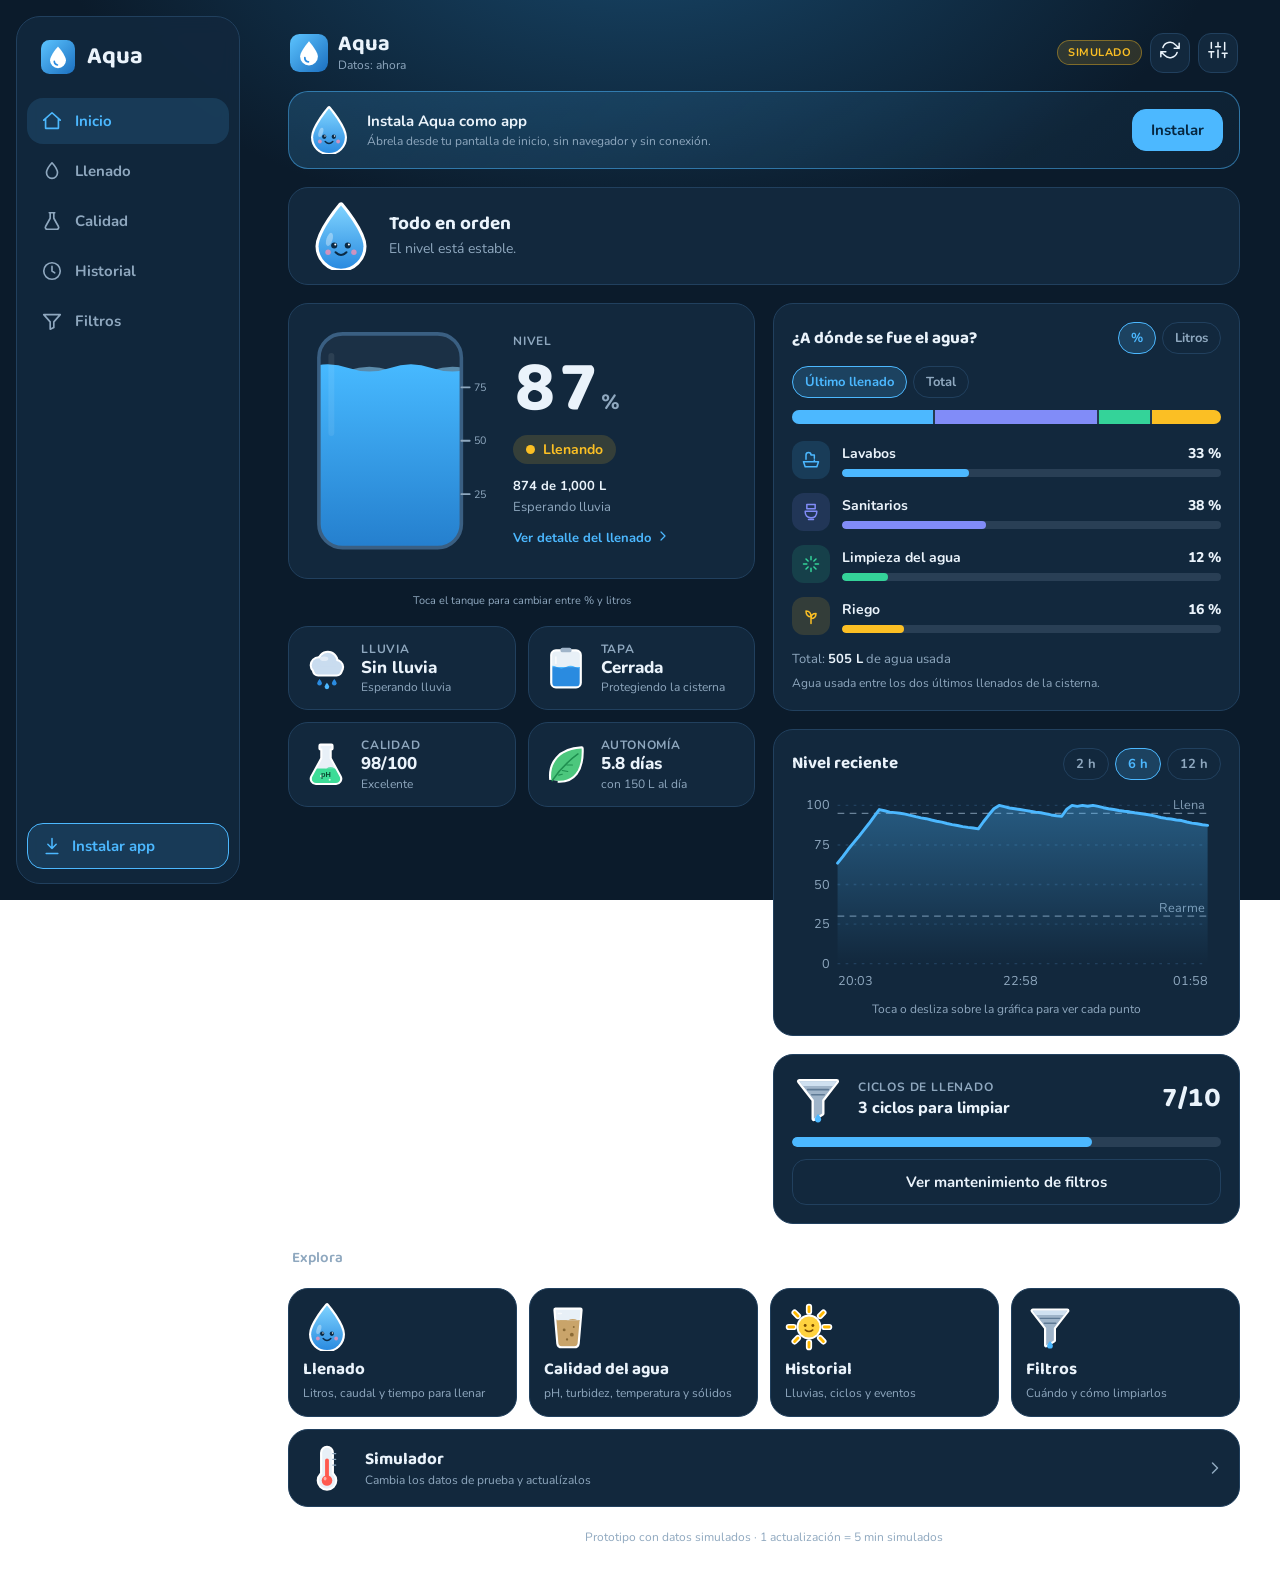
<file: index.html>
<!DOCTYPE html>
<html lang="es">
<head>
<meta charset="utf-8">
<meta name="viewport" content="width=device-width,initial-scale=1,viewport-fit=cover">
<meta name="theme-color" content="#0b1b2b">
<link rel="manifest" href="manifest.webmanifest">
<link rel="apple-touch-icon" href="assets/icons/icon-180.png">
<meta name="mobile-web-app-capable" content="yes">
<meta name="apple-mobile-web-app-capable" content="yes">
<meta name="apple-mobile-web-app-title" content="Aqua">
<meta name="apple-mobile-web-app-status-bar-style" content="black-translucent">
<title>Aqua · Mi cisterna</title>
<link rel="icon" href="assets/logo.svg" type="image/svg+xml">
<link rel="preconnect" href="https://fonts.googleapis.com">
<link rel="preconnect" href="https://fonts.gstatic.com" crossorigin>
<link rel="stylesheet" href="https://fonts.googleapis.com/css2?family=Baloo+2:wght@600;700&family=Nunito:wght@400;600;700;800&display=swap">
<link rel="stylesheet" href="style/style.css">
</head>
<body data-base="" data-pagina="inicio">
<div class="app">

  <header class="top">
    <div class="marca">
      <img src="assets/logo.svg" alt="" width="38" height="38">
      <div><h1>Aqua</h1><small id="ultima">Cisterna inteligente</small></div>
    </div>
    <div class="acciones">
      <span class="pill-sim">Simulado</span>
      <button class="btn-ico" id="btnActualizar" aria-label="Actualizar datos simulados"><span data-ico="refresh"></span></button>
      <a class="btn-ico" href="pantallas/simulador.html" aria-label="Abrir simulador"><span data-ico="sliders"></span></a>
    </div>
  </header>

  <section class="card instalar-card" data-instalar-card hidden>
    <img class="sticker" src="assets/stickers/gotita-feliz.svg" alt="">
    <div><b>Instala Aqua como app</b><span>Ábrela desde tu pantalla de inicio, sin navegador y sin conexión.</span></div>
    <button class="btn primary" data-instalar>Instalar</button>
  </section>

  <section class="card saludo" id="saludo">
    <img class="sticker flota" id="mascota" src="assets/stickers/gotita-feliz.svg" alt="">
    <div><h2 id="saludoT">Hola</h2><p id="saludoS">Cargando datos…</p></div>
  </section>

  <a class="alerta" id="alerta" href="pantallas/filtros.html">
    <span data-ico="alerta"></span>
    <div><b>Es hora de limpiar los filtros</b><span id="alertaT"></span></div>
    <span class="ir" data-ico="derecha"></span>
  </a>

<div class="cols">
<div class="col">
  <section class="card main">
    <button class="tanque-btn" id="tanqueBtn" aria-label="Cambiar entre porcentaje y litros"><div id="tanque"></div></button>
    <div class="info">
      <div class="label">Nivel</div>
      <div class="pct"><span id="pctv">--</span><small id="pctu">%</small></div>
      <div class="pill" id="estado">Sin datos</div>
      <div class="meta">
        <b id="litros">--</b><br>
        <span id="llenaEn">--</span>
      </div>
      <a class="ver-mas" href="pantallas/llenado.html">Ver detalle del llenado <span data-ico="derecha"></span></a>
    </div>
  </section>
  <p class="sugerencia">Toca el tanque para cambiar entre % y litros</p>

  <section class="tiles">
    <a class="card tile" id="tLluvia" href="pantallas/historial.html">
      <img class="sticker" src="assets/stickers/nube-lluvia.svg" alt="">
      <span class="drops"><i></i><i></i><i></i></span>
      <div><div class="label">Lluvia</div><div class="v" id="vLluvia">--</div><div class="sub" id="sLluvia"></div></div>
    </a>
    <a class="card tile" id="tTapa" href="pantallas/historial.html">
      <img class="sticker" src="assets/stickers/tanque.svg" alt="">
      <div><div class="label">Tapa</div><div class="v" id="vTapa">--</div><div class="sub" id="sTapa"></div></div>
    </a>
    <a class="card tile" href="pantallas/calidad.html">
      <img class="sticker" src="assets/stickers/ph.svg" alt="">
      <div><div class="label">Calidad</div><div class="v" id="vCalidad">--</div><div class="sub" id="sCalidad"></div></div>
    </a>
    <a class="card tile" href="pantallas/llenado.html">
      <img class="sticker" src="assets/stickers/hoja.svg" alt="">
      <div><div class="label">Autonomía</div><div class="v" id="vAuton">--</div><div class="sub">con 150 L al día</div></div>
    </a>
  </section>

</div>
<div class="col">
  <section class="card" id="destinos">
    <div class="card-h">
      <h2>¿A dónde se fue el agua?</h2>
      <div class="chips" data-g="unidad"><button class="chip on" data-v="%">%</button><button class="chip" data-v="L">Litros</button></div>
    </div>
    <div class="chips" data-g="modo" style="margin-bottom:12px"><button class="chip on" data-v="ciclo">Último llenado</button><button class="chip" data-v="total">Total</button></div>
    <div class="d-lista"></div>
    <p class="nota d-nota"></p>
  </section>

  <section class="card">
    <div class="card-h">
      <h2>Nivel reciente</h2>
      <div class="chips" id="chipsRango">
        <button class="chip" data-n="24">2 h</button>
        <button class="chip on" data-n="72">6 h</button>
        <button class="chip" data-n="144">12 h</button>
      </div>
    </div>
    <div class="grafica" id="grafica"></div>
    <p class="pista">Toca o desliza sobre la gráfica para ver cada punto</p>
  </section>

  <section class="card filtro">
    <div class="fila">
      <img class="sticker" src="assets/stickers/filtro.svg" alt="">
      <div><div class="label">Ciclos de llenado</div><div class="v" id="filtroV">--</div></div>
      <div class="fc" id="fc">0/10</div>
    </div>
    <div class="bar"><i id="barf"></i></div>
    <a class="btn" href="pantallas/filtros.html">Ver mantenimiento de filtros</a>
  </section>

</div>
</div>

  <h2 class="sec">Explora</h2>
  <section class="explora">
    <a class="ex" href="pantallas/llenado.html"><img class="sticker" src="assets/stickers/gotita-feliz.svg" alt=""><b>Llenado</b><span>Litros, caudal y tiempo para llenar</span></a>
    <a class="ex" href="pantallas/calidad.html"><img class="sticker" src="assets/stickers/turbidez.svg" alt=""><b>Calidad del agua</b><span>pH, turbidez, temperatura y sólidos</span></a>
    <a class="ex" href="pantallas/historial.html"><img class="sticker" src="assets/stickers/sol.svg" alt=""><b>Historial</b><span>Lluvias, ciclos y eventos</span></a>
    <a class="ex" href="pantallas/filtros.html"><img class="sticker" src="assets/stickers/filtro.svg" alt=""><b>Filtros</b><span>Cuándo y cómo limpiarlos</span></a>
    <a class="ex ancho" href="pantallas/simulador.html">
      <img class="sticker" src="assets/stickers/termometro.svg" alt="" width="48" height="48">
      <div><b>Simulador</b><span>Cambia los datos de prueba y actualízalos</span></div>
      <span class="ir" data-ico="derecha"></span>
    </a>
  </section>

  <footer>Prototipo con datos simulados · 1 actualización = 5 min simulados</footer>
</div>

<script src="js/datos.js"></script>
<script src="js/comun.js"></script>
<script src="js/app.js"></script>
<script src="js/pwa.js"></script>
</body>
</html>
</file>
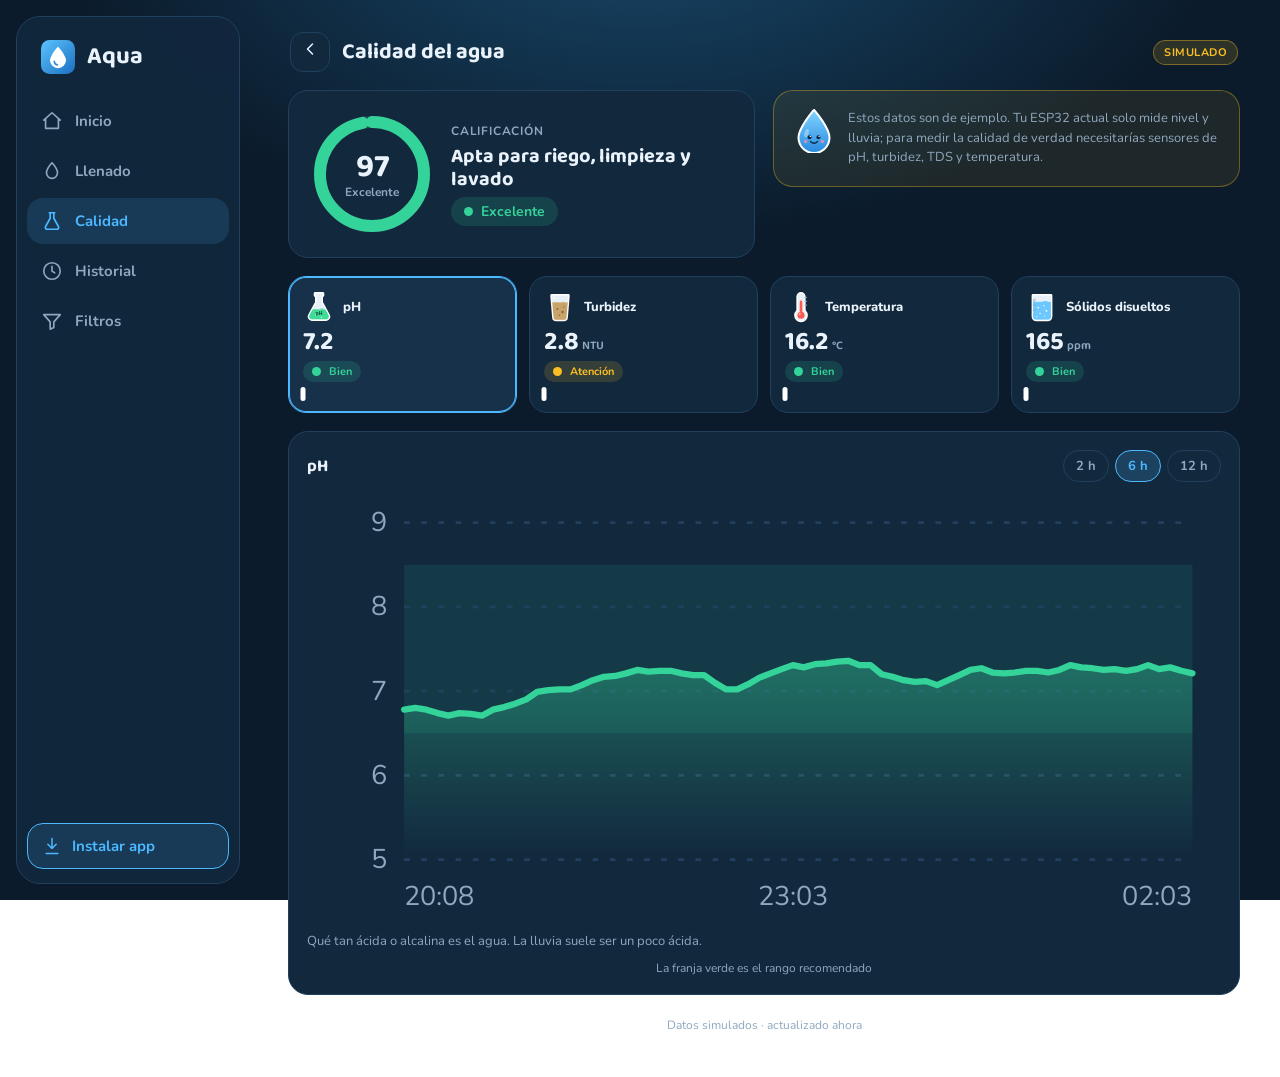
<file: pantallas/calidad.html>
<!DOCTYPE html>
<html lang="es">
<head>
<meta charset="utf-8">
<meta name="viewport" content="width=device-width,initial-scale=1,viewport-fit=cover">
<meta name="theme-color" content="#0b1b2b">
<link rel="manifest" href="../manifest.webmanifest">
<link rel="apple-touch-icon" href="../assets/icons/icon-180.png">
<meta name="mobile-web-app-capable" content="yes">
<meta name="apple-mobile-web-app-capable" content="yes">
<meta name="apple-mobile-web-app-title" content="Aqua">
<meta name="apple-mobile-web-app-status-bar-style" content="black-translucent">
<title>Aqua · Calidad del agua</title>
<link rel="icon" href="../assets/logo.svg" type="image/svg+xml">
<link rel="preconnect" href="https://fonts.googleapis.com">
<link rel="preconnect" href="https://fonts.gstatic.com" crossorigin>
<link rel="stylesheet" href="https://fonts.googleapis.com/css2?family=Baloo+2:wght@600;700&family=Nunito:wght@400;600;700;800&display=swap">
<link rel="stylesheet" href="../style/style.css">
<link rel="stylesheet" href="../style/pantallas.css">
</head>
<body data-base="../" data-pagina="calidad">
<div class="app dos">

  <header class="top">
    <div class="izq"><a class="atras" href="../index.html" aria-label="Volver al inicio"><span data-ico="atras"></span></a><h1>Calidad del agua</h1></div>
    <div class="acciones"><span class="pill-sim">Simulado</span><button class="btn-ico" data-instalar hidden aria-label="Instalar app"><span data-ico="descargar"></span></button></div>
  </header>

  <section class="card score mitad o1">
    <div class="anillo" id="anillo"></div>
    <div class="txt">
      <div class="label">Calificación</div>
      <h2 id="uso">--</h2>
      <span class="pill" id="scorePill">--</span>
    </div>
  </section>

  <section class="metricas o3" id="metricas"></section>

  <section class="card o4">
    <div class="card-h">
      <h2 id="grafTitulo">pH</h2>
      <div class="chips" id="chipsRango">
        <button class="chip" data-n="24">2 h</button>
        <button class="chip on" data-n="72">6 h</button>
        <button class="chip" data-n="144">12 h</button>
      </div>
    </div>
    <div class="grafica" id="grafica"></div>
    <p class="desc-m" id="descM"></p>
    <p class="pista">La franja verde es el rango recomendado</p>
  </section>

  <section class="card aviso-sim mitad o2">
    <img class="sticker" src="../assets/stickers/gotita-feliz.svg" alt="">
    <p class="nota">Estos datos son de ejemplo. Tu ESP32 actual solo mide nivel y lluvia; para medir la calidad de verdad necesitarías sensores de pH, turbidez, TDS y temperatura.</p>
  </section>

  <footer id="ultima">Prototipo con datos simulados</footer>
</div>

<script src="../js/datos.js"></script>
<script src="../js/comun.js"></script>
<script src="../js/calidad.js"></script>
<script src="../js/pwa.js"></script>
</body>
</html>
</file>
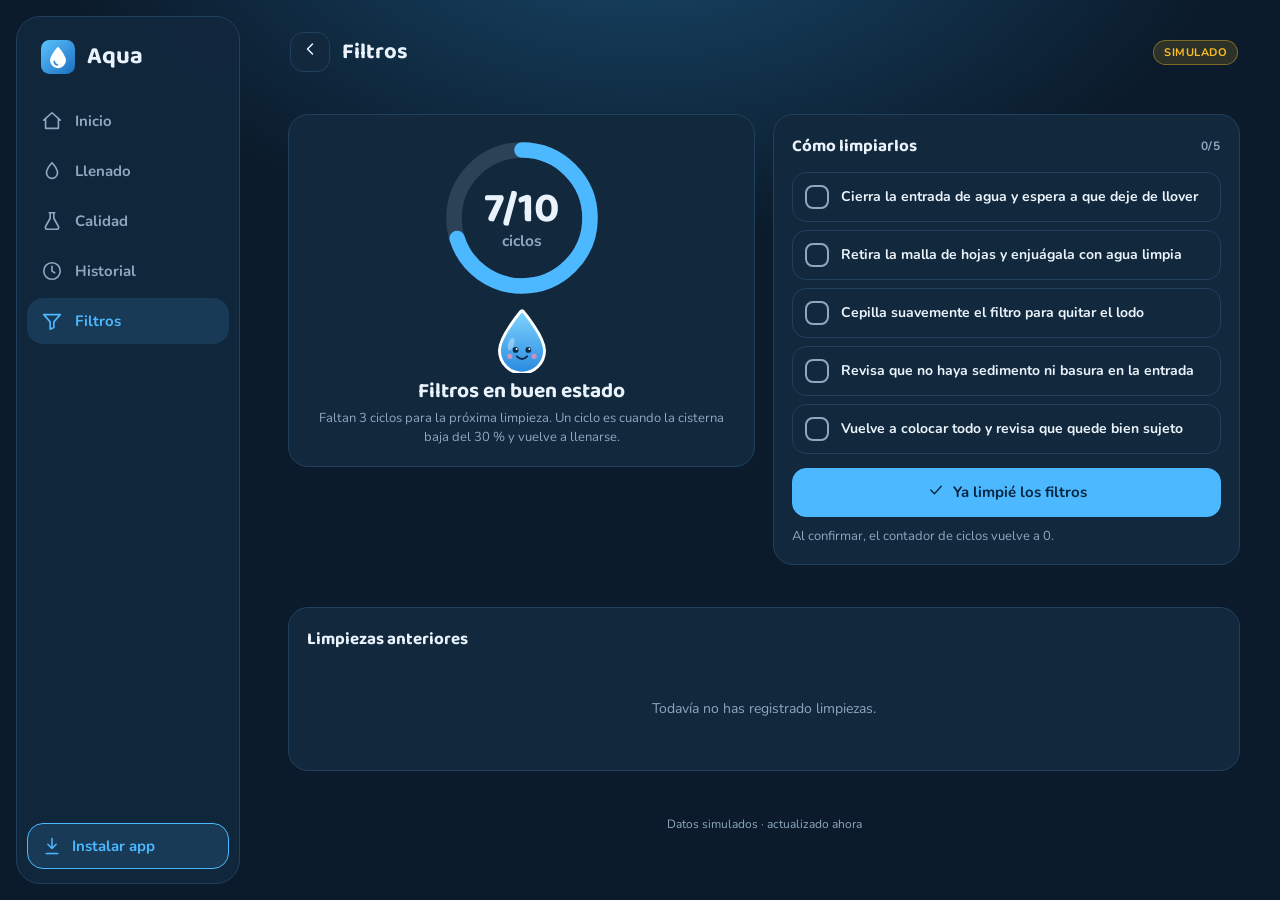
<file: pantallas/filtros.html>
<!DOCTYPE html>
<html lang="es">
<head>
<meta charset="utf-8">
<meta name="viewport" content="width=device-width,initial-scale=1,viewport-fit=cover">
<meta name="theme-color" content="#0b1b2b">
<link rel="manifest" href="../manifest.webmanifest">
<link rel="apple-touch-icon" href="../assets/icons/icon-180.png">
<meta name="mobile-web-app-capable" content="yes">
<meta name="apple-mobile-web-app-capable" content="yes">
<meta name="apple-mobile-web-app-title" content="Aqua">
<meta name="apple-mobile-web-app-status-bar-style" content="black-translucent">
<title>Aqua · Filtros</title>
<link rel="icon" href="../assets/logo.svg" type="image/svg+xml">
<link rel="preconnect" href="https://fonts.googleapis.com">
<link rel="preconnect" href="https://fonts.gstatic.com" crossorigin>
<link rel="stylesheet" href="https://fonts.googleapis.com/css2?family=Baloo+2:wght@600;700&family=Nunito:wght@400;600;700;800&display=swap">
<link rel="stylesheet" href="../style/style.css">
<link rel="stylesheet" href="../style/pantallas.css">
</head>
<body data-base="../" data-pagina="filtros">
<div class="app dos">

  <header class="top">
    <div class="izq"><a class="atras" href="../index.html" aria-label="Volver al inicio"><span data-ico="atras"></span></a><h1>Filtros</h1></div>
    <div class="acciones"><span class="pill-sim">Simulado</span><button class="btn-ico" data-instalar hidden aria-label="Instalar app"><span data-ico="descargar"></span></button></div>
  </header>

  <a class="alerta" id="alerta" href="#pasos">
    <span data-ico="alerta"></span>
    <div><b>Es hora de limpiar los filtros</b><span id="alertaT"></span></div>
  </a>

  <section class="card grande mitad">
    <div class="anillo" id="anillo"></div>
    <img class="sticker flota" id="mascota" src="../assets/stickers/gotita-feliz.svg" alt="" width="64" height="64">
    <h2 id="titulo">--</h2>
    <p class="nota" id="texto">--</p>
  </section>

  <section class="card mitad" id="pasos">
    <div class="card-h"><h2>Cómo limpiarlos</h2><span class="label" id="progPasos">0/5</span></div>
    <ul class="pasos" id="listaPasos"></ul>
    <div style="margin-top:14px">
      <button class="btn primary" id="btnLimpie"><span data-ico="check"></span>Ya limpié los filtros</button>
    </div>
    <p class="nota" style="margin-top:10px">Al confirmar, el contador de ciclos vuelve a 0.</p>
  </section>

  <section class="card">
    <div class="card-h"><h2>Limpiezas anteriores</h2></div>
    <ul class="linea" id="limpiezas"></ul>
  </section>

  <footer id="ultima">Prototipo con datos simulados</footer>
</div>

<script src="../js/datos.js"></script>
<script src="../js/comun.js"></script>
<script src="../js/filtros.js"></script>
<script src="../js/pwa.js"></script>
</body>
</html>
</file>
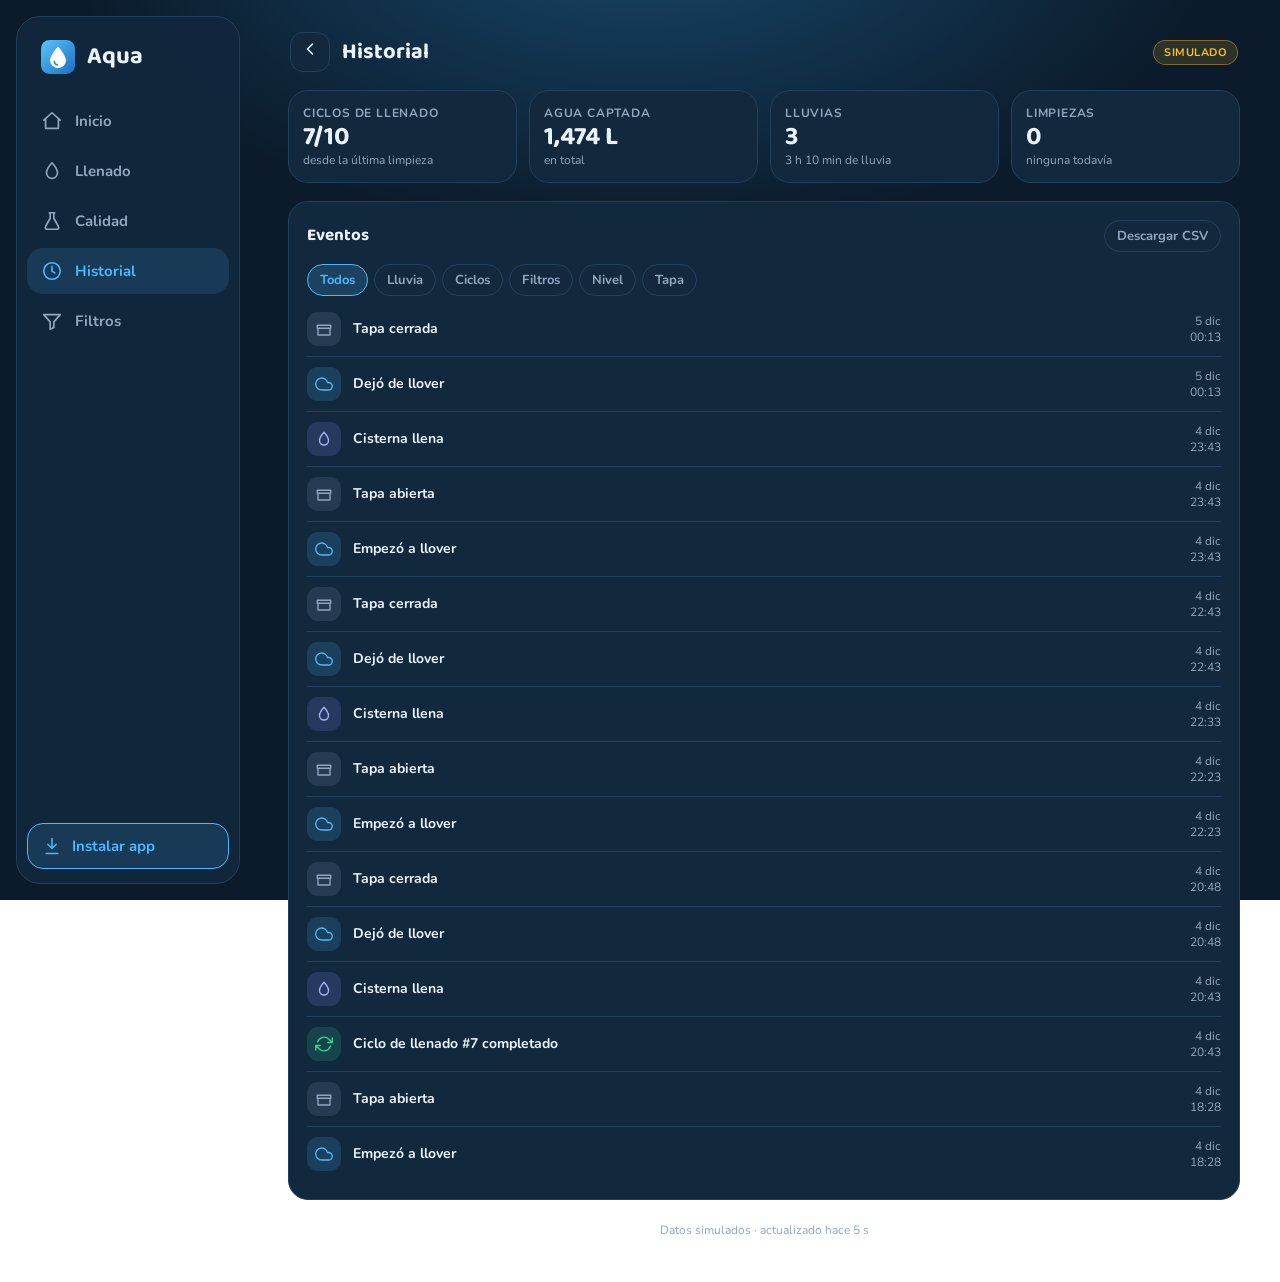
<file: pantallas/historial.html>
<!DOCTYPE html>
<html lang="es">
<head>
<meta charset="utf-8">
<meta name="viewport" content="width=device-width,initial-scale=1,viewport-fit=cover">
<meta name="theme-color" content="#0b1b2b">
<link rel="manifest" href="../manifest.webmanifest">
<link rel="apple-touch-icon" href="../assets/icons/icon-180.png">
<meta name="mobile-web-app-capable" content="yes">
<meta name="apple-mobile-web-app-capable" content="yes">
<meta name="apple-mobile-web-app-title" content="Aqua">
<meta name="apple-mobile-web-app-status-bar-style" content="black-translucent">
<title>Aqua · Historial</title>
<link rel="icon" href="../assets/logo.svg" type="image/svg+xml">
<link rel="preconnect" href="https://fonts.googleapis.com">
<link rel="preconnect" href="https://fonts.gstatic.com" crossorigin>
<link rel="stylesheet" href="https://fonts.googleapis.com/css2?family=Baloo+2:wght@600;700&family=Nunito:wght@400;600;700;800&display=swap">
<link rel="stylesheet" href="../style/style.css">
<link rel="stylesheet" href="../style/pantallas.css">
</head>
<body data-base="../" data-pagina="historial">
<div class="app">

  <header class="top">
    <div class="izq"><a class="atras" href="../index.html" aria-label="Volver al inicio"><span data-ico="atras"></span></a><h1>Historial</h1></div>
    <div class="acciones"><span class="pill-sim">Simulado</span><button class="btn-ico" data-instalar hidden aria-label="Instalar app"><span data-ico="descargar"></span></button></div>
  </header>

  <section class="resumen" id="resumen"></section>

  <section class="card">
    <div class="card-h">
      <h2>Eventos</h2>
      <button class="chip" id="btnCsv" aria-label="Descargar datos en CSV">Descargar CSV</button>
    </div>
    <div class="chips" id="filtros" style="margin-bottom:6px">
      <button class="chip on" data-cat="todos">Todos</button>
      <button class="chip" data-cat="lluvia">Lluvia</button>
      <button class="chip" data-cat="ciclo">Ciclos</button>
      <button class="chip" data-cat="filtros">Filtros</button>
      <button class="chip" data-cat="nivel">Nivel</button>
      <button class="chip" data-cat="tapa">Tapa</button>
    </div>
    <ul class="linea" id="linea"></ul>
  </section>

  <footer id="ultima">Prototipo con datos simulados</footer>
</div>

<script src="../js/datos.js"></script>
<script src="../js/comun.js"></script>
<script src="../js/historial.js"></script>
<script src="../js/pwa.js"></script>
</body>
</html>
</file>
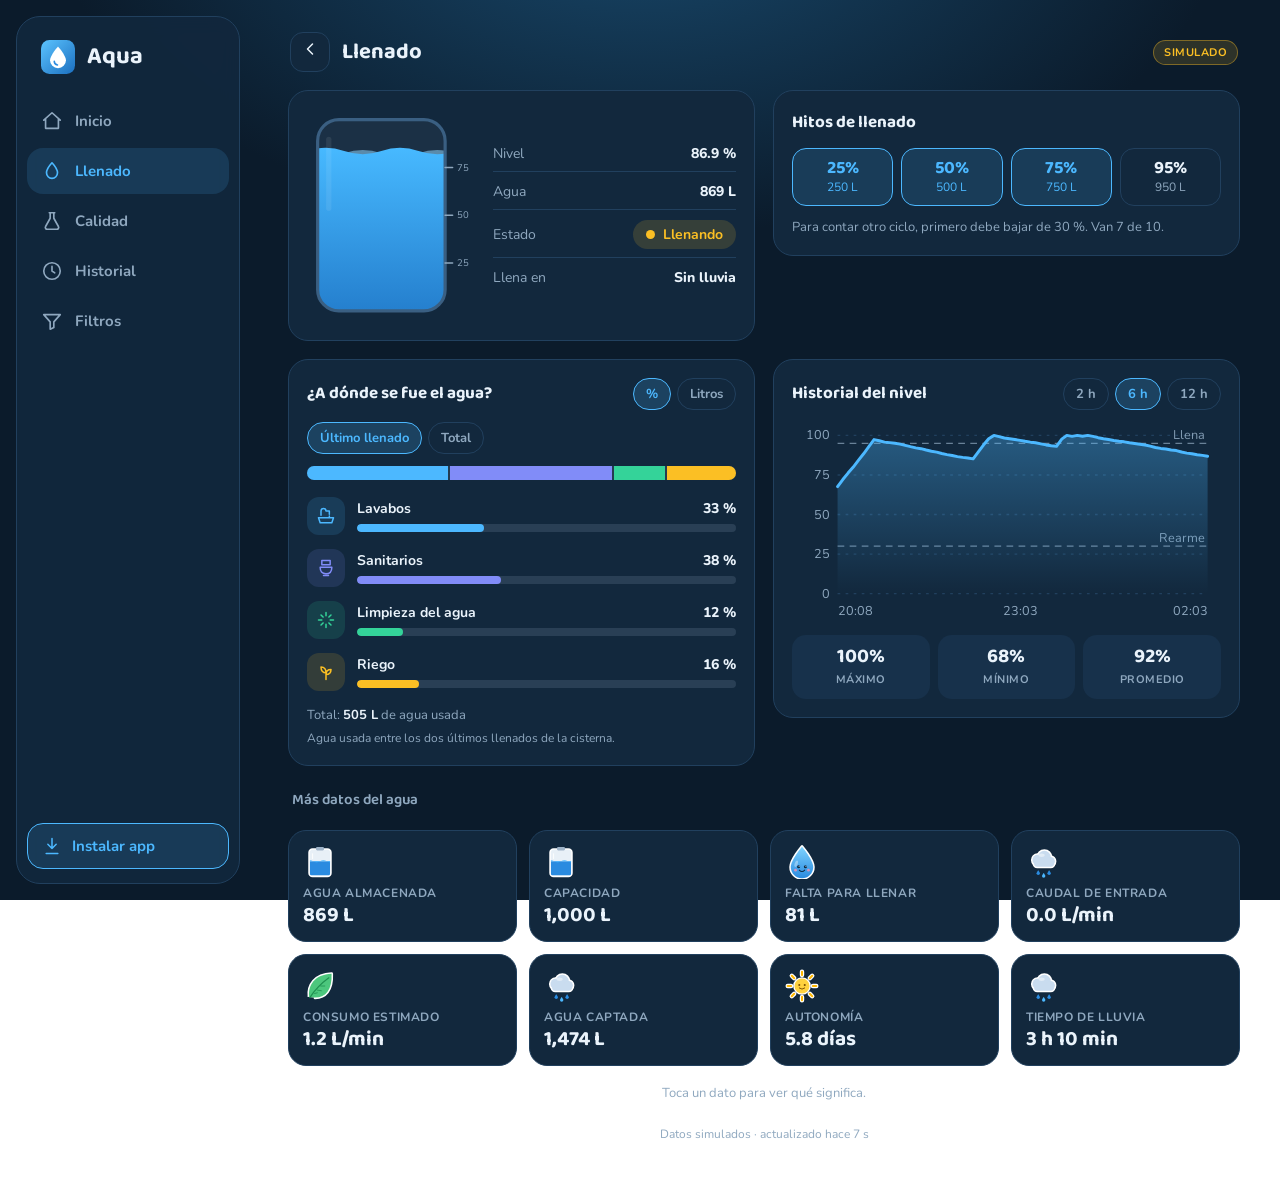
<file: pantallas/llenado.html>
<!DOCTYPE html>
<html lang="es">
<head>
<meta charset="utf-8">
<meta name="viewport" content="width=device-width,initial-scale=1,viewport-fit=cover">
<meta name="theme-color" content="#0b1b2b">
<link rel="manifest" href="../manifest.webmanifest">
<link rel="apple-touch-icon" href="../assets/icons/icon-180.png">
<meta name="mobile-web-app-capable" content="yes">
<meta name="apple-mobile-web-app-capable" content="yes">
<meta name="apple-mobile-web-app-title" content="Aqua">
<meta name="apple-mobile-web-app-status-bar-style" content="black-translucent">
<title>Aqua · Llenado</title>
<link rel="icon" href="../assets/logo.svg" type="image/svg+xml">
<link rel="preconnect" href="https://fonts.googleapis.com">
<link rel="preconnect" href="https://fonts.gstatic.com" crossorigin>
<link rel="stylesheet" href="https://fonts.googleapis.com/css2?family=Baloo+2:wght@600;700&family=Nunito:wght@400;600;700;800&display=swap">
<link rel="stylesheet" href="../style/style.css">
<link rel="stylesheet" href="../style/pantallas.css">
</head>
<body data-base="../" data-pagina="llenado">
<div class="app dos">

  <header class="top">
    <div class="izq"><a class="atras" href="../index.html" aria-label="Volver al inicio"><span data-ico="atras"></span></a><h1>Llenado</h1></div>
    <div class="acciones"><span class="pill-sim">Simulado</span><button class="btn-ico" data-instalar hidden aria-label="Instalar app"><span data-ico="descargar"></span></button></div>
  </header>

  <section class="card det mitad">
    <div class="tank" id="tanque"></div>
    <div class="lista">
      <div><span>Nivel</span><b id="dNivel">--</b></div>
      <div><span>Agua</span><b id="dLitros">--</b></div>
      <div><span>Estado</span><b><span class="pill" id="dEstado">--</span></b></div>
      <div><span>Llena en</span><b id="dLlena">--</b></div>
    </div>
  </section>

  <section class="card mitad">
    <div class="card-h"><h2>Hitos de llenado</h2></div>
    <div class="hitos" id="hitos"></div>
    <p class="nota ciclo-txt" id="cicloTxt"></p>
  </section>

  <section class="card mitad" id="destinos">
    <div class="card-h">
      <h2>¿A dónde se fue el agua?</h2>
      <div class="chips" data-g="unidad"><button class="chip on" data-v="%">%</button><button class="chip" data-v="L">Litros</button></div>
    </div>
    <div class="chips" data-g="modo" style="margin-bottom:12px"><button class="chip on" data-v="ciclo">Último llenado</button><button class="chip" data-v="total">Total</button></div>
    <div class="d-lista"></div>
    <p class="nota d-nota"></p>
  </section>


  <section class="card mitad">
    <div class="card-h">
      <h2>Historial del nivel</h2>
      <div class="chips" id="chipsRango">
        <button class="chip" data-n="24">2 h</button>
        <button class="chip on" data-n="72">6 h</button>
        <button class="chip" data-n="144">12 h</button>
      </div>
    </div>
    <div class="grafica" id="grafica"></div>
    <div class="res">
      <div><b id="rMax">--</b><span>Máximo</span></div>
      <div><b id="rMin">--</b><span>Mínimo</span></div>
      <div><b id="rProm">--</b><span>Promedio</span></div>
    </div>
  </section>

  <h2 class="sec">Más datos del agua</h2>
  <section class="stats" id="stats"></section>
  <p class="nota" style="text-align:center">Toca un dato para ver qué significa.</p>

  <footer id="ultima">Prototipo con datos simulados</footer>
</div>

<script src="../js/datos.js"></script>
<script src="../js/comun.js"></script>
<script src="../js/llenado.js"></script>
<script src="../js/pwa.js"></script>
</body>
</html>
</file>
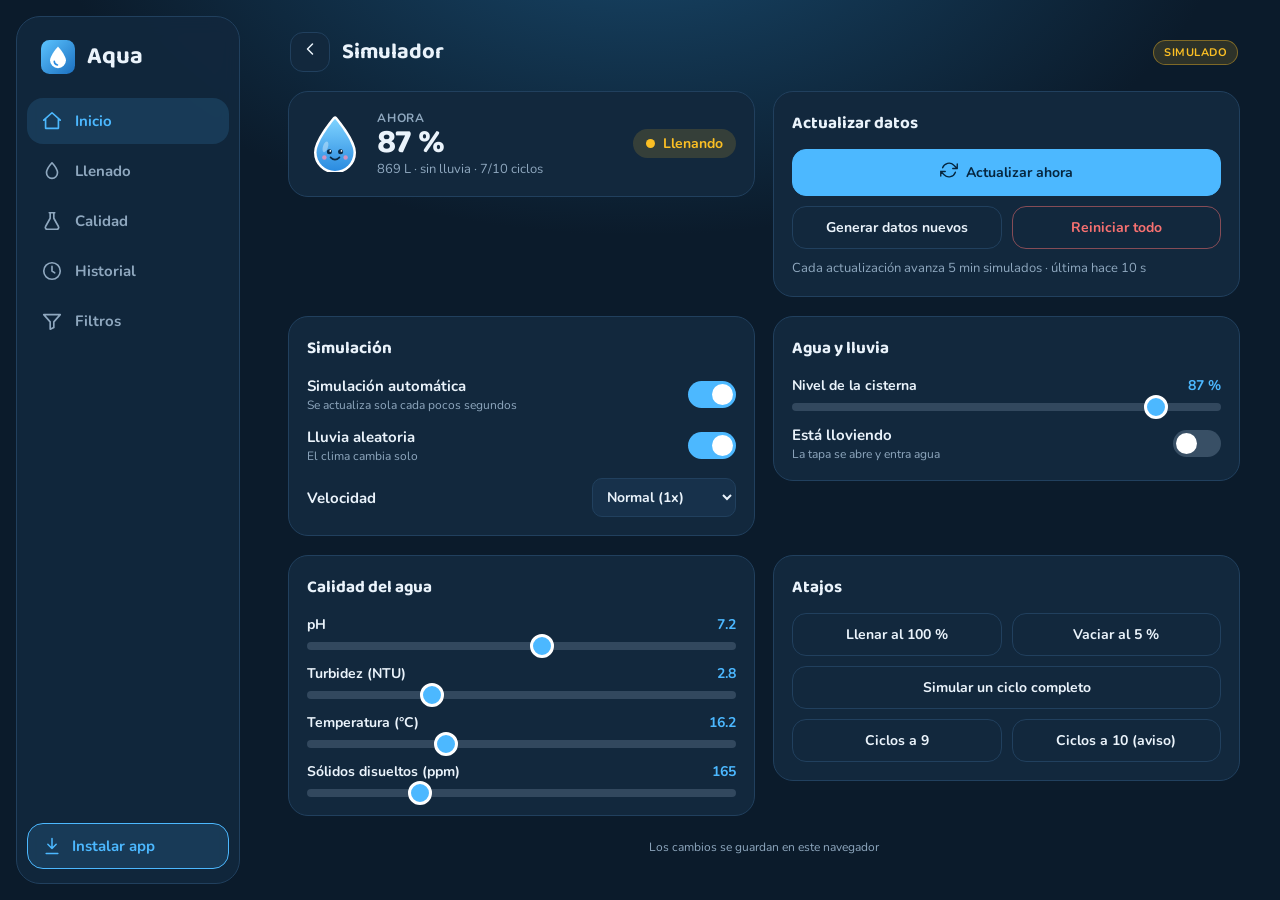
<file: pantallas/simulador.html>
<!DOCTYPE html>
<html lang="es">
<head>
<meta charset="utf-8">
<meta name="viewport" content="width=device-width,initial-scale=1,viewport-fit=cover">
<meta name="theme-color" content="#0b1b2b">
<link rel="manifest" href="../manifest.webmanifest">
<link rel="apple-touch-icon" href="../assets/icons/icon-180.png">
<meta name="mobile-web-app-capable" content="yes">
<meta name="apple-mobile-web-app-capable" content="yes">
<meta name="apple-mobile-web-app-title" content="Aqua">
<meta name="apple-mobile-web-app-status-bar-style" content="black-translucent">
<title>Aqua · Simulador</title>
<link rel="icon" href="../assets/logo.svg" type="image/svg+xml">
<link rel="preconnect" href="https://fonts.googleapis.com">
<link rel="preconnect" href="https://fonts.gstatic.com" crossorigin>
<link rel="stylesheet" href="https://fonts.googleapis.com/css2?family=Baloo+2:wght@600;700&family=Nunito:wght@400;600;700;800&display=swap">
<link rel="stylesheet" href="../style/style.css">
<link rel="stylesheet" href="../style/pantallas.css">
</head>
<body data-base="../" data-pagina="simulador">
<div class="app dos">

  <header class="top">
    <div class="izq"><a class="atras" href="../index.html" aria-label="Volver al inicio"><span data-ico="atras"></span></a><h1>Simulador</h1></div>
    <div class="acciones"><span class="pill-sim">Simulado</span><button class="btn-ico" data-instalar hidden aria-label="Instalar app"><span data-ico="descargar"></span></button></div>
  </header>

  <section class="card vivo mitad">
    <img class="sticker flota" id="mascota" src="../assets/stickers/gotita-feliz.svg" alt="">
    <div style="flex:1">
      <div class="label">Ahora</div>
      <div class="num" id="vNivel">--</div>
      <p id="vTexto">--</p>
    </div>
    <span class="pill" id="vEstado">--</span>
  </section>

  <section class="card mitad">
    <div class="card-h"><h2>Actualizar datos</h2></div>
    <div class="botones">
      <button class="btn primary ancho" id="btnAct"><span data-ico="refresh"></span>Actualizar ahora</button>
      <button class="btn" id="btnNuevos">Generar datos nuevos</button>
      <button class="btn peligro" id="btnReset">Reiniciar todo</button>
    </div>
    <p class="nota" style="margin-top:10px" id="ultima">Cada actualización avanza 5 minutos simulados.</p>
  </section>

  <section class="card ctl mitad">
    <div class="card-h" style="margin-bottom:0"><h2>Simulación</h2></div>
    <div class="fila-ctl">
      <div class="n">Simulación automática<small>Se actualiza sola cada pocos segundos</small></div>
      <label class="switch"><input type="checkbox" id="swAuto" aria-label="Simulación automática"><span></span></label>
    </div>
    <div class="fila-ctl">
      <div class="n">Lluvia aleatoria<small>El clima cambia solo</small></div>
      <label class="switch"><input type="checkbox" id="swClima" aria-label="Lluvia aleatoria"><span></span></label>
    </div>
    <div class="fila-ctl">
      <div class="n">Velocidad</div>
      <select class="sel" id="selVel" aria-label="Velocidad de la simulación">
        <option value="1">Normal (1x)</option>
        <option value="2">Rápida (2x)</option>
        <option value="5">Muy rápida (5x)</option>
        <option value="10">Turbo (10x)</option>
      </select>
    </div>
  </section>

  <section class="card ctl mitad">
    <div class="card-h" style="margin-bottom:0"><h2>Agua y lluvia</h2></div>
    <div class="deslizador">
      <div class="cab"><span>Nivel de la cisterna</span><output id="oNivel">0 %</output></div>
      <input class="rango" type="range" id="rNivel" min="0" max="100" step="1" aria-label="Nivel de la cisterna">
    </div>
    <div class="fila-ctl">
      <div class="n">Está lloviendo<small>La tapa se abre y entra agua</small></div>
      <label class="switch"><input type="checkbox" id="swLluvia" aria-label="Está lloviendo"><span></span></label>
    </div>
  </section>

  <section class="card ctl mitad">
    <div class="card-h" style="margin-bottom:0"><h2>Calidad del agua</h2></div>
    <div class="deslizador"><div class="cab"><span>pH</span><output id="oPh"></output></div>
      <input class="rango" type="range" id="rPh" min="5" max="9" step="0.1" aria-label="pH"></div>
    <div class="deslizador"><div class="cab"><span>Turbidez (NTU)</span><output id="oTurbidez"></output></div>
      <input class="rango" type="range" id="rTurbidez" min="0" max="10" step="0.1" aria-label="Turbidez"></div>
    <div class="deslizador"><div class="cab"><span>Temperatura (°C)</span><output id="oTemp"></output></div>
      <input class="rango" type="range" id="rTemp" min="5" max="40" step="0.5" aria-label="Temperatura"></div>
    <div class="deslizador"><div class="cab"><span>Sólidos disueltos (ppm)</span><output id="oTds"></output></div>
      <input class="rango" type="range" id="rTds" min="20" max="600" step="5" aria-label="Sólidos disueltos"></div>
  </section>

  <section class="card mitad">
    <div class="card-h"><h2>Atajos</h2></div>
    <div class="botones">
      <button class="btn" id="aLlenar">Llenar al 100 %</button>
      <button class="btn" id="aVaciar">Vaciar al 5 %</button>
      <button class="btn ancho" id="aCiclo">Simular un ciclo completo</button>
      <button class="btn" id="aCiclos9">Ciclos a 9</button>
      <button class="btn" id="aCiclos10">Ciclos a 10 (aviso)</button>
    </div>
  </section>

  <footer>Los cambios se guardan en este navegador</footer>
</div>

<script src="../js/datos.js"></script>
<script src="../js/comun.js"></script>
<script src="../js/simulador.js"></script>
<script src="../js/pwa.js"></script>
</body>
</html>
</file>
<file: style/style.css>
/* Aqua · estilos base (inicio y componentes compartidos) */
:root{
  --bg:#0b1b2b;--card:#12283d;--card2:#17314b;--line:#21405e;
  --text:#eaf3fb;--muted:#8fa8bf;
  --ok:#34d399;--warn:#fbbf24;--bad:#f87171;--azul:#4cb8ff;
}
*{box-sizing:border-box;margin:0;padding:0;-webkit-tap-highlight-color:transparent}
html{scroll-behavior:smooth}
body{
  font-family:'Nunito',system-ui,-apple-system,'Segoe UI',Roboto,sans-serif;
  background:radial-gradient(900px 500px at 50% -10%,#18486b 0%,var(--bg) 65%) fixed;
  color:var(--text);min-height:100vh;padding:18px 16px 110px;display:flex;justify-content:center;
}
h1,h2,h3,.num{font-family:'Baloo 2','Nunito',system-ui,sans-serif;font-weight:700}
a{color:inherit;text-decoration:none}
button{font-family:inherit;color:inherit}
img{display:block}
.app{width:100%;max-width:480px;display:flex;flex-direction:column;gap:14px}

/* ---- cabecera ---- */
.top{display:flex;justify-content:space-between;align-items:center;gap:10px;padding:0 2px}
.top h1{font-size:22px;line-height:1.1}
.marca{display:flex;align-items:center;gap:10px}
.marca small{display:block;font-size:12px;color:var(--muted);margin-top:1px}
.acciones{display:flex;align-items:center;gap:8px}
.pill-sim{font-size:11px;font-weight:700;letter-spacing:.5px;text-transform:uppercase;color:var(--warn);background:rgba(251,191,36,.14);border:1px solid rgba(251,191,36,.4);border-radius:999px;padding:4px 10px}
.btn-ico,.atras{width:40px;height:40px;border-radius:13px;display:grid;place-items:center;background:var(--card);border:1px solid var(--line);cursor:pointer;transition:.15s}
.btn-ico:hover,.atras:hover{border-color:var(--azul)}
.btn-ico:active,.atras:active{transform:scale(.94)}
.btn-ico svg,.atras svg{width:20px;height:20px}
.btn-ico.gira svg{animation:gira .7s ease}
@keyframes gira{to{transform:rotate(360deg)}}
.top .izq{display:flex;align-items:center;gap:12px}

/* ---- tarjetas ---- */
.card{background:var(--card);border:1px solid var(--line);border-radius:20px;padding:18px}
.card h2{font-size:17px}
.card-h{display:flex;justify-content:space-between;align-items:center;gap:10px;margin-bottom:12px}
.label{font-size:12px;color:var(--muted);text-transform:uppercase;letter-spacing:.8px;font-weight:700}
.sec{font-size:15px;color:var(--muted);font-weight:600;padding:4px 4px 0}
.nota{font-size:13px;color:var(--muted);line-height:1.5}
.vacio{color:var(--muted);font-size:14px;text-align:center;padding:24px 0}

/* ---- saludo con mascota ---- */
.saludo{display:flex;align-items:center;gap:14px;padding:14px 18px}
.saludo .sticker{width:68px;height:68px;flex:0 0 68px}
.saludo h2{font-size:19px;line-height:1.15}
.saludo p{font-size:14px;color:var(--muted);margin-top:3px}

.sticker{display:block;flex:0 0 auto}
.flota{animation:flota 3.4s ease-in-out infinite}
@keyframes flota{0%,100%{transform:translateY(0)}50%{transform:translateY(-5px)}}

/* ---- alerta de filtros ---- */
.alerta{display:none;align-items:center;gap:12px;padding:14px 16px;border-radius:18px;background:rgba(251,191,36,.14);border:1px solid rgba(251,191,36,.55);color:var(--warn)}
.alerta.on{display:flex}
.alerta svg{width:28px;height:28px;flex:0 0 28px}
.alerta b{display:block;font-size:15px;color:var(--text)}
.alerta span{font-size:13px}
.alerta .ir{margin-left:auto;width:20px;height:20px}

/* ---- tarjeta principal ---- */
.main{display:flex;align-items:center;gap:16px}
.tanque-btn{flex:0 0 150px;background:none;border:0;cursor:pointer;border-radius:16px;padding:0}
.tanque-btn svg{width:100%;height:auto;display:block}
.tanque-btn:active{transform:scale(.98)}
.main .info{flex:1;min-width:0}
.pct{font-family:'Baloo 2',sans-serif;font-size:62px;font-weight:700;line-height:1;margin:4px 0 10px;font-variant-numeric:tabular-nums}
.pct small{font-size:24px;font-weight:600;color:var(--muted);margin-left:2px}
.pill{display:inline-flex;align-items:center;gap:8px;padding:5px 13px;border-radius:999px;font-size:14px;font-weight:700;background:rgba(143,168,191,.15);color:var(--muted)}
.pill::before{content:"";width:9px;height:9px;border-radius:50%;background:currentColor}
.pill.empty,.pill.mal{background:rgba(248,113,113,.15);color:var(--bad)}
.pill.warn{background:rgba(251,191,36,.15);color:var(--warn)}
.pill.ok{background:rgba(52,211,153,.15);color:var(--ok)}
.meta{margin-top:12px;font-size:13px;color:var(--muted);line-height:1.6}
.meta b{color:var(--text);font-weight:700}
.ver-mas{display:inline-flex;align-items:center;gap:4px;margin-top:10px;font-size:13px;font-weight:700;color:var(--azul)}
.ver-mas svg{width:16px;height:16px}
.sugerencia{font-size:11px;color:var(--muted);text-align:center;margin-top:-4px}

/* tanque */
.agua{transition:transform 1.2s ease}
.ola1{animation:o1 3.2s linear infinite}
.ola2{animation:o2 5s linear infinite}
@keyframes o1{from{transform:translateX(0)}to{transform:translateX(-70px)}}
@keyframes o2{from{transform:translateX(-70px)}to{transform:translateX(0)}}
.burb{fill:#fff;opacity:0;animation:sube 4.5s ease-in infinite}
.burb.b2{animation-delay:1.4s;animation-duration:5.2s}
.burb.b3{animation-delay:2.6s;animation-duration:3.9s}
@keyframes sube{0%{transform:translateY(0);opacity:0}15%{opacity:.55}100%{transform:translateY(-55px);opacity:0}}

/* ---- tiles ---- */
.tiles{display:grid;grid-template-columns:1fr 1fr;gap:12px}
.tile{position:relative;display:flex;align-items:center;gap:12px;padding:14px;transition:.15s;overflow:hidden}
.tile:hover{border-color:var(--azul)}
.tile:active{transform:scale(.98)}
.tile .sticker{width:46px;height:46px;flex:0 0 46px}
.tile .v{font-size:17px;font-weight:800;margin-top:1px;line-height:1.15}
.tile .sub{font-size:12px;color:var(--muted);margin-top:2px}
.tile.on{border-color:rgba(76,184,255,.6)}
.drops{display:none;position:absolute;left:12px;top:46px;width:46px;height:20px;pointer-events:none}
.tile.on .drops{display:block}
.drops i{position:absolute;top:0;width:3px;height:9px;border-radius:3px;background:var(--azul);opacity:0;animation:llueve .9s linear infinite}
.drops i:nth-child(1){left:12px}
.drops i:nth-child(2){left:22px;animation-delay:.3s}
.drops i:nth-child(3){left:32px;animation-delay:.6s}
@keyframes llueve{0%{transform:translateY(-4px);opacity:0}30%{opacity:.9}100%{transform:translateY(14px);opacity:0}}

/* ---- chips ---- */
.chips{display:flex;gap:6px;flex-wrap:wrap}
.chip{border:1px solid var(--line);background:transparent;color:var(--muted);font-size:13px;font-weight:700;padding:6px 12px;border-radius:999px;cursor:pointer;transition:.15s}
.chip:hover{border-color:var(--azul);color:var(--text)}
.chip.on{background:rgba(76,184,255,.18);border-color:var(--azul);color:var(--azul)}

/* ---- botones ---- */
.btn{display:inline-flex;align-items:center;justify-content:center;gap:8px;width:100%;padding:12px 16px;border-radius:14px;border:1px solid var(--line);background:transparent;color:var(--text);font-size:15px;font-weight:700;cursor:pointer;transition:.15s}
.btn svg{width:18px;height:18px}
.btn:hover{border-color:var(--azul)}
.btn:active{transform:scale(.98)}
.btn.primary{background:var(--azul);border-color:var(--azul);color:#06263f}
.btn.primary:hover{filter:brightness(1.08)}
.btn.peligro{color:var(--bad);border-color:rgba(248,113,113,.5)}

/* ---- barra ---- */
.bar{height:10px;border-radius:6px;background:rgba(143,168,191,.18);margin:12px 0;overflow:hidden}
.bar i{display:block;height:100%;width:0;border-radius:6px;background:var(--azul);transition:width .6s,background .3s}
.bar i.full{background:var(--warn)}

/* ---- filtros (tarjeta de inicio) ---- */
.filtro .fila{display:flex;align-items:center;gap:14px}
.filtro .sticker{width:52px;height:52px;flex:0 0 52px}
.filtro .v{font-size:16px;font-weight:800;margin-top:2px}
.fc{margin-left:auto;font-family:'Baloo 2',sans-serif;font-size:28px;font-weight:700;font-variant-numeric:tabular-nums}

/* ---- explora ---- */
.explora{display:grid;grid-template-columns:1fr 1fr;gap:12px}
.ex{display:flex;flex-direction:column;gap:6px;padding:14px;min-height:128px;background:var(--card);border:1px solid var(--line);border-radius:20px;transition:.15s}
.ex:hover{border-color:var(--azul);transform:translateY(-2px)}
.ex:active{transform:scale(.98)}
.ex .sticker{width:48px;height:48px}
.ex b{font-family:'Baloo 2',sans-serif;font-size:17px;line-height:1.1;margin-top:4px}
.ex span{font-size:12px;color:var(--muted);line-height:1.35}
.ex.ancho{grid-column:1/-1;flex-direction:row;align-items:center;min-height:0;gap:14px}
.ex.ancho div{display:flex;flex-direction:column;gap:2px}
.ex.ancho .ir{margin-left:auto;width:20px;height:20px;color:var(--muted)}

footer{text-align:center;font-size:12px;color:var(--muted);padding:4px 0}

/* ---- gráfica ---- */
.grafica{position:relative;touch-action:pan-y;cursor:crosshair;user-select:none}
.grafica-svg{width:100%;height:auto;display:block}
.g-grid{stroke:var(--line);stroke-width:1;stroke-dasharray:2 4}
.g-eje{fill:var(--muted);font-size:9.5px;font-family:'Nunito',sans-serif}
.g-meta{stroke:#8fa8bf;stroke-width:1;stroke-dasharray:5 4;opacity:.7}
.g-txt{opacity:.9}
.g-zona{fill:rgba(52,211,153,.1)}
.g-marca line{stroke:#fff;stroke-opacity:.5;stroke-width:1}
.g-marca circle{stroke:#fff;stroke-width:2}
.g-tip{position:absolute;top:-4px;transform:translateX(-50%);background:#0b1b2b;border:1px solid var(--azul);border-radius:10px;padding:4px 10px;font-size:12px;pointer-events:none;display:flex;flex-direction:column;align-items:center;line-height:1.25;white-space:nowrap}
.g-tip b{font-size:14px}
.g-tip span{color:var(--muted);font-size:11px}
.g-tip[hidden]{display:none}
.pista{font-size:12px;color:var(--muted);text-align:center;margin-top:8px}

/* ---- anillo ---- */
.an-n{font-family:'Baloo 2',sans-serif;font-weight:700;font-size:30px;fill:var(--text)}
.an-s{font-size:11px;fill:var(--muted);font-family:'Nunito',sans-serif;font-weight:700}

/* ---- navegación inferior ---- */
.nav{position:fixed;left:0;right:0;bottom:0;display:flex;justify-content:center;padding:0 12px calc(10px + env(safe-area-inset-bottom));pointer-events:none;z-index:20}
.nav-in{pointer-events:auto;width:100%;max-width:480px;display:flex;background:rgba(18,40,61,.92);backdrop-filter:blur(10px);-webkit-backdrop-filter:blur(10px);border:1px solid var(--line);border-radius:22px;padding:6px}
.nav a{flex:1;display:flex;flex-direction:column;align-items:center;gap:2px;padding:8px 2px;border-radius:16px;color:var(--muted);font-size:11px;font-weight:700;transition:.15s}
.nav a svg{width:22px;height:22px}
.nav a.on{color:var(--azul);background:rgba(76,184,255,.14)}

/* ---- aviso ---- */
.toast{position:fixed;left:50%;bottom:92px;transform:translate(-50%,20px);background:#0b1b2b;border:1px solid var(--azul);color:var(--text);padding:10px 18px;border-radius:14px;font-size:14px;font-weight:700;opacity:0;pointer-events:none;transition:.25s;z-index:30;max-width:90vw;text-align:center}
.toast.on{opacity:1;transform:translate(-50%,0)}

@media (prefers-reduced-motion:reduce){
  *,*::before,*::after{animation-duration:.01ms!important;animation-iteration-count:1!important;transition-duration:.01ms!important}
}

/* ===== Destinos del agua ===== */
.apil{display:flex;gap:2px;height:14px;border-radius:8px;overflow:hidden;margin-bottom:10px;background:rgba(143,168,191,.15)}
.apil i{display:block;min-width:2px;transition:flex .6s}
.dest{display:flex;align-items:center;gap:12px;padding:7px 0}
.d-ico{width:38px;height:38px;flex:0 0 38px;border-radius:12px;display:grid;place-items:center}
.d-ico svg{width:20px;height:20px}
.d-c{flex:1;min-width:0}
.d-t{display:flex;justify-content:space-between;gap:8px;font-size:14px}
.d-t span{font-weight:800;font-variant-numeric:tabular-nums}
.dest .bar{margin:6px 0 0;height:8px}
.d-total{margin-top:8px}.d-total b{color:var(--text)}
.d-nota{margin-top:4px;font-size:12px}

/* ===== Instalar como app (PWA) ===== */
[hidden]{display:none!important}
.instalar-card{display:flex;align-items:center;gap:14px;padding:14px 16px;background:linear-gradient(135deg,rgba(76,184,255,.18),rgba(76,184,255,.04));border-color:rgba(76,184,255,.5)}
.instalar-card .sticker{width:48px;height:48px;flex:0 0 48px}
.instalar-card div{flex:1;min-width:0}
.instalar-card b{display:block;font-size:15px}
.instalar-card span{display:block;font-size:12px;color:var(--muted);line-height:1.35;margin-top:2px}
.instalar-card .btn{width:auto;flex:0 0 auto;padding:10px 18px}
.nav a.nav-marca,.nav-instalar{display:none}
.dlg{position:fixed;inset:0;z-index:50;display:grid;place-items:center;padding:16px;background:rgba(3,10,18,.72)}
.dlg-in{width:100%;max-width:420px;display:flex;flex-direction:column;gap:12px;background:var(--card);border:1px solid var(--line);border-radius:22px;padding:22px}
.dlg-in h2{font-size:20px}
.dlg-in ol{padding-left:20px;display:flex;flex-direction:column;gap:8px;font-size:14px;line-height:1.45}
.dlg-in ol b{color:var(--azul)}

/* ===== Adaptable: tablet ===== */
@media (min-width:700px){
  body{padding:28px 28px 120px}
  .app{max-width:760px;gap:18px}
  .tiles,.explora{grid-template-columns:repeat(4,1fr)}
  .ex.ancho{grid-column:1/-1}
  .tanque-btn{flex-basis:190px}
  .pct{font-size:72px}
  .nav-in{max-width:600px}
}
/* ===== Adaptable: computadora (menú lateral + dos columnas) ===== */
@media (min-width:1024px){
  body{padding:32px 40px 40px 288px}
  .app{max-width:1120px}
  .nav{top:0;right:auto;width:256px;padding:16px;justify-content:flex-start}
  .nav-in{max-width:none;height:100%;flex-direction:column;gap:4px;padding:14px 10px;border-radius:24px}
  .nav a{flex:none;flex-direction:row;gap:12px;padding:12px 14px;font-size:15px}
  .nav a.nav-marca{display:flex;padding:6px 14px 18px;font-family:'Baloo 2',sans-serif;font-size:24px;color:var(--text);background:none}
  .nav-instalar{display:flex;align-items:center;gap:10px;margin-top:auto;padding:12px 14px;border-radius:16px;border:1px solid var(--azul);background:rgba(76,184,255,.14);color:var(--azul);font-weight:700;font-size:15px;cursor:pointer}
  .nav-instalar svg{width:20px;height:20px}
  .top .btn-ico[data-instalar]{display:none}
  .toast{left:calc(50% + 124px);bottom:32px}
  .cols{display:grid;grid-template-columns:minmax(0,1fr) minmax(0,1fr);gap:18px;align-items:start}
  .tiles{grid-template-columns:1fr 1fr}
}
.cols{display:contents}
.col{display:flex;flex-direction:column;gap:14px}
@media (min-width:700px){.col{gap:18px}}
@media (min-width:1024px){.cols{display:grid}}
</file>
<file: style/pantallas.css>
/* Aqua · estilos de las pantallas (llenado, calidad, historial, filtros, simulador) */

/* ---- llenado ---- */
.det{display:flex;align-items:center;gap:16px}
.det .tank{flex:0 0 140px}
.det .tank svg{width:100%;height:auto;display:block}
.lista{flex:1;min-width:0;display:flex;flex-direction:column;gap:10px}
.lista div{display:flex;justify-content:space-between;align-items:baseline;gap:8px;border-bottom:1px solid var(--line);padding-bottom:8px;font-size:14px}
.lista div:last-child{border-bottom:0;padding-bottom:0}
.lista span{color:var(--muted)}
.lista b{font-weight:800;text-align:right}

.hitos{display:grid;grid-template-columns:repeat(4,1fr);gap:8px}
.hito{padding:10px 4px;border-radius:14px;border:1px solid var(--line);text-align:center;font-size:12px;color:var(--muted);transition:.3s}
.hito b{display:block;font-family:'Baloo 2',sans-serif;font-size:18px;color:var(--text);line-height:1.1}
.hito.listo{background:rgba(76,184,255,.14);border-color:var(--azul);color:var(--azul)}
.hito.listo b{color:var(--azul)}
.ciclo-txt{margin-top:12px}

.res{display:grid;grid-template-columns:repeat(3,1fr);gap:8px;margin-top:12px}
.res div{background:var(--card2);border-radius:14px;padding:10px;text-align:center}
.res b{display:block;font-family:'Baloo 2',sans-serif;font-size:20px;line-height:1.1}
.res span{font-size:11px;color:var(--muted);font-weight:700;text-transform:uppercase;letter-spacing:.5px}

.stats{display:grid;grid-template-columns:1fr 1fr;gap:12px}
.dato{background:var(--card);border:1px solid var(--line);border-radius:18px;padding:14px;text-align:left;cursor:pointer;display:flex;flex-direction:column;gap:2px;transition:.15s}
.dato:hover{border-color:var(--azul)}
.dato:active{transform:scale(.98)}
.dato .sticker{width:34px;height:34px;margin-bottom:4px}
.dato .t{font-size:12px;color:var(--muted);font-weight:700;text-transform:uppercase;letter-spacing:.6px}
.dato .v{font-family:'Baloo 2',sans-serif;font-size:21px;font-weight:700;line-height:1.15}
.dato .i{display:none;font-size:12px;color:var(--muted);line-height:1.45;margin-top:6px;font-weight:400}
.dato.abierto{border-color:var(--azul)}
.dato.abierto .i{display:block}

/* ---- calidad ---- */
.score{display:flex;align-items:center;gap:14px}
.score .anillo{flex:0 0 130px}
.score .anillo svg{width:100%;height:auto;display:block}
.score .txt{flex:1;min-width:0}
.score .txt h2{font-size:20px;line-height:1.15;margin:6px 0}
.score .sticker{width:56px;height:56px;margin-top:8px}
.metricas{display:grid;grid-template-columns:1fr 1fr;gap:12px}
.metrica{background:var(--card);border:1px solid var(--line);border-radius:18px;padding:14px;text-align:left;cursor:pointer;display:flex;flex-direction:column;gap:6px;transition:.15s}
.metrica:hover{border-color:var(--azul)}
.metrica.sel{border-color:var(--azul);background:var(--card2);box-shadow:0 0 0 1px var(--azul) inset}
.metrica .cab{display:flex;align-items:center;gap:8px}
.metrica .sticker{width:32px;height:32px;flex:0 0 32px}
.metrica .n{font-size:13px;font-weight:800;line-height:1.1}
.metrica .val{font-family:'Baloo 2',sans-serif;font-size:26px;font-weight:700;line-height:1}
.metrica .val small{font-size:12px;color:var(--muted);font-weight:600;margin-left:3px}
.metrica .pill{font-size:11px;padding:3px 9px;align-self:flex-start}
.escala{position:relative;height:8px;border-radius:5px;background:rgba(143,168,191,.2);margin-top:2px}
.escala .zona{position:absolute;top:0;bottom:0;border-radius:5px;background:rgba(52,211,153,.4)}
.escala .marca{position:absolute;top:-3px;width:5px;height:14px;border-radius:3px;background:#fff;transform:translateX(-50%);transition:left .6s}
.desc-m{font-size:13px;color:var(--muted);line-height:1.5;margin-top:10px}
.aviso-sim{display:flex;gap:12px;align-items:flex-start;background:rgba(251,191,36,.08);border:1px solid rgba(251,191,36,.35)}
.aviso-sim .sticker{width:44px;height:44px;flex:0 0 44px}

/* ---- historial ---- */
.resumen{display:grid;grid-template-columns:1fr 1fr;gap:12px}
.resumen .card{padding:14px}
.resumen .v{font-family:'Baloo 2',sans-serif;font-size:26px;font-weight:700;line-height:1.1;margin-top:2px}
.resumen .sub{font-size:12px;color:var(--muted)}
.linea{list-style:none;display:flex;flex-direction:column}
.linea li{display:flex;gap:12px;align-items:center;padding:10px 0;border-bottom:1px solid var(--line)}
.linea li:last-child{border-bottom:0}
.linea .pto{width:34px;height:34px;border-radius:11px;display:grid;place-items:center;flex:0 0 34px;background:rgba(143,168,191,.15);color:var(--muted)}
.linea .pto svg{width:18px;height:18px}
.linea .c-lluvia{background:rgba(76,184,255,.16);color:var(--azul)}
.linea .c-ciclo{background:rgba(52,211,153,.16);color:var(--ok)}
.linea .c-filtros{background:rgba(251,191,36,.16);color:var(--warn)}
.linea .c-nivel{background:rgba(129,140,248,.18);color:#a5b4fc}
.linea .tx{flex:1;font-size:14px;font-weight:700;line-height:1.25}
.linea .hr{font-size:12px;color:var(--muted);text-align:right;white-space:nowrap}

/* ---- filtros ---- */
.grande{display:flex;flex-direction:column;align-items:center;text-align:center;gap:6px}
.grande .anillo{width:170px}
.grande .anillo svg{width:100%;height:auto;display:block}
.grande h2{font-size:21px;line-height:1.15}
.pasos{list-style:none;display:flex;flex-direction:column;gap:8px;margin-top:4px}
.paso{display:flex;gap:12px;align-items:center;padding:12px;border-radius:14px;border:1px solid var(--line);cursor:pointer;transition:.15s;font-size:14px;font-weight:700;background:transparent;width:100%;text-align:left}
.paso:hover{border-color:var(--azul)}
.paso .cj{width:24px;height:24px;flex:0 0 24px;border-radius:8px;border:2px solid var(--muted);display:grid;place-items:center;color:transparent;transition:.15s}
.paso .cj svg{width:16px;height:16px}
.paso.ok{color:var(--muted);text-decoration:line-through;border-color:rgba(52,211,153,.4)}
.paso.ok .cj{background:var(--ok);border-color:var(--ok);color:#04342c}

/* ---- simulador ---- */
.ctl{display:flex;flex-direction:column;gap:14px}
.fila-ctl{display:flex;align-items:center;justify-content:space-between;gap:12px}
.fila-ctl .n{font-size:15px;font-weight:700}
.fila-ctl .n small{display:block;font-size:12px;color:var(--muted);font-weight:400;margin-top:1px}
.deslizador{display:flex;flex-direction:column;gap:8px}
.deslizador .cab{display:flex;justify-content:space-between;font-size:14px;font-weight:700}
.deslizador .cab output{color:var(--azul);font-variant-numeric:tabular-nums}
.rango{-webkit-appearance:none;appearance:none;width:100%;height:8px;border-radius:6px;background:rgba(143,168,191,.25);outline:none}
.rango::-webkit-slider-thumb{-webkit-appearance:none;width:24px;height:24px;border-radius:50%;background:var(--azul);border:3px solid #fff;cursor:pointer}
.rango::-moz-range-thumb{width:18px;height:18px;border-radius:50%;background:var(--azul);border:3px solid #fff;cursor:pointer}
.switch{position:relative;width:48px;height:27px;flex:0 0 48px}
.switch input{position:absolute;opacity:0;inset:0;width:100%;height:100%;margin:0;cursor:pointer;z-index:1}
.switch span{position:absolute;inset:0;border-radius:14px;background:rgba(143,168,191,.3);transition:.2s;pointer-events:none}
.switch span::after{content:"";position:absolute;top:3px;left:3px;width:21px;height:21px;border-radius:50%;background:#fff;transition:.2s}
.switch input:checked+span{background:var(--azul)}
.switch input:checked+span::after{transform:translateX(21px)}
.switch input:focus-visible+span{outline:2px solid #fff;outline-offset:2px}
.botones{display:grid;grid-template-columns:1fr 1fr;gap:10px}
.botones .btn{font-size:14px;padding:11px 10px}
.botones .btn.ancho{grid-column:1/-1}
.vivo{display:flex;align-items:center;gap:14px}
.vivo .sticker{width:56px;height:56px;flex:0 0 56px}
.vivo .num{font-size:34px;line-height:1}
.vivo p{font-size:13px;color:var(--muted)}
select.sel{background:var(--card2);color:var(--text);border:1px solid var(--line);border-radius:10px;padding:8px 10px;font-family:inherit;font-size:14px;font-weight:700}

/* ===== Adaptable ===== */
@media (min-width:700px){
  .stats,.metricas{grid-template-columns:repeat(4,1fr)}
  .resumen{grid-template-columns:repeat(auto-fit,minmax(160px,1fr))}
  .det .tank{flex-basis:170px}
}
@media (min-width:1024px){
  .app.dos{display:grid;grid-template-columns:repeat(2,minmax(0,1fr));align-items:start}
  .app.dos>*{grid-column:1/-1}
  .app.dos>.mitad{grid-column:auto}
  .app.dos>.top{order:-1}
  .app.dos>footer{order:9}
  .app.dos>.o1{order:1}.app.dos>.o2{order:2}.app.dos>.o3{order:3}.app.dos>.o4{order:4}
}
</file>
